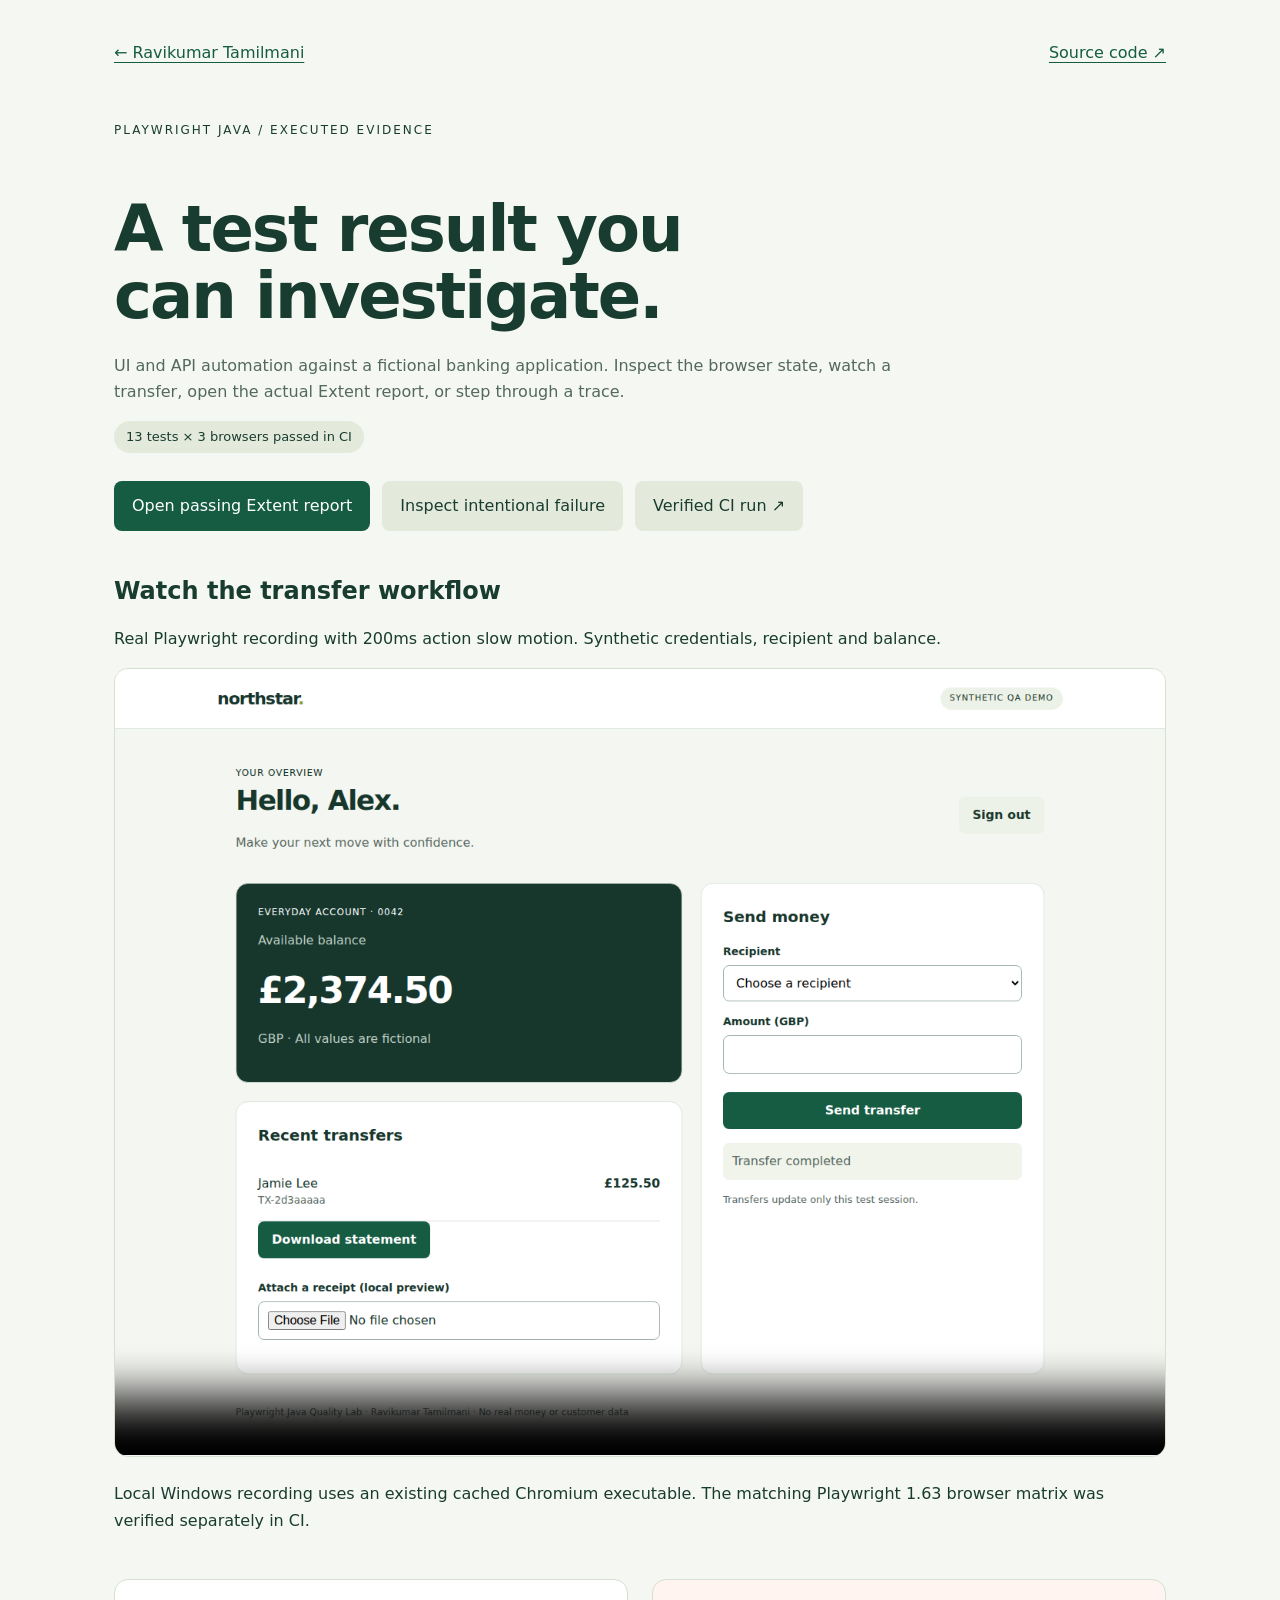
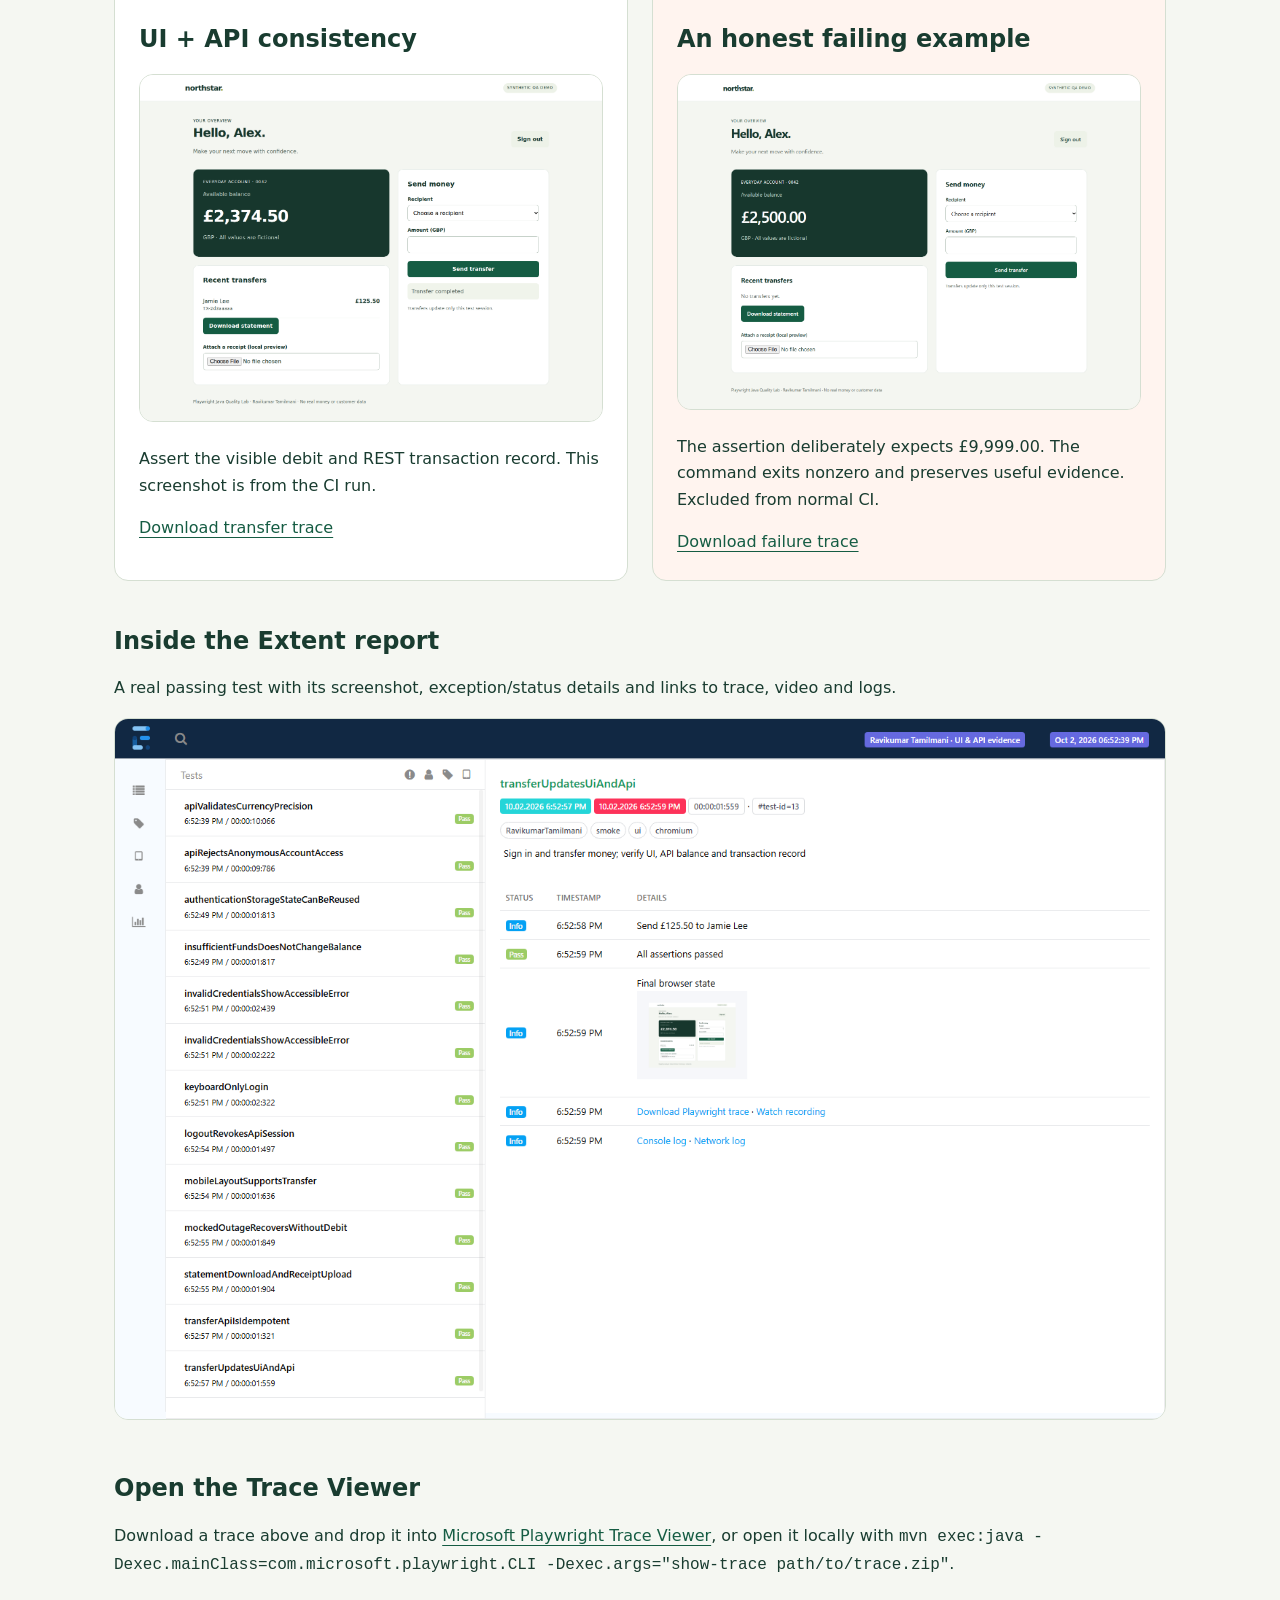
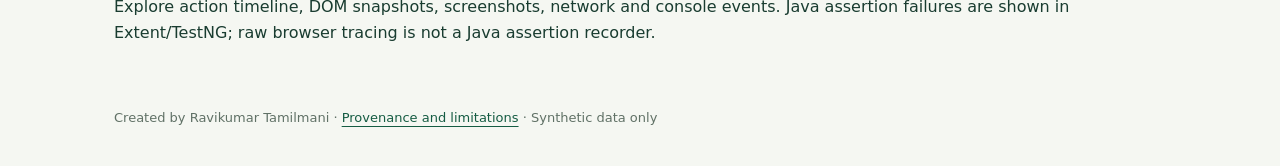
<file: quality-lab/index.html>
<!doctype html><html lang="en"><head><meta charset="utf-8"><meta name="viewport" content="width=device-width,initial-scale=1"><title>Playwright Java Quality Lab | Executed evidence</title><meta name="description" content="Inspect actual Playwright Java screenshots, video, traces and ExtentReports from Ravikumar Tamilmani's QA automation showcase."><link rel="canonical" href="https://ravitamil.github.io/quality-lab/"><style>
*{box-sizing:border-box}body{margin:0;background:#f5f7f2;color:#193c30;font:16px/1.65 system-ui,sans-serif}main{max-width:1100px;margin:auto;padding:40px 24px}nav{display:flex;justify-content:space-between;gap:20px;flex-wrap:wrap}a{color:#155c43;text-underline-offset:4px}h1{font-size:clamp(36px,6vw,64px);line-height:1.05;letter-spacing:-2px;margin:55px 0 22px}h2{line-height:1.25}.eyebrow{font-size:12px;letter-spacing:2px}.intro{max-width:780px;color:#53695e}.actions{display:flex;gap:12px;flex-wrap:wrap;margin:28px 0}.button{display:inline-block;background:#155c43;color:white;padding:12px 18px;border-radius:8px;text-decoration:none}.light{background:#e4eadb;color:#193c30}section{margin-top:45px}video,img{width:100%;border-radius:14px;border:1px solid #d5dfd2}.grid{display:grid;grid-template-columns:1fr 1fr;gap:24px}article{background:white;padding:24px;border:1px solid #d5dfd2;border-radius:14px}.pill{display:inline-block;background:#e4eadb;padding:5px 12px;border-radius:40px;font-size:13px}.failure{background:#fff4ef}code{overflow-wrap:anywhere}footer{margin:60px 0 0;color:#607166;font-size:13px}@media(max-width:700px){.grid{grid-template-columns:1fr}}
</style></head><body><main><nav><a href="/">← Ravikumar Tamilmani</a><a href="https://github.com/ravitamil/playwright-java-quality-lab">Source code ↗</a></nav><p class="eyebrow" style="margin-top:55px">PLAYWRIGHT JAVA / EXECUTED EVIDENCE</p><h1>A test result you<br>can investigate.</h1><p class="intro">UI and API automation against a fictional banking application. Inspect the browser state, watch a transfer, open the actual Extent report, or step through a trace.</p><span class="pill">13 tests × 3 browsers passed in CI</span><div class="actions"><a class="button" href="passing/extent-report.html">Open passing Extent report</a><a class="button light" href="failure/extent-report.html">Inspect intentional failure</a><a class="button light" href="https://github.com/ravitamil/playwright-java-quality-lab/actions/runs/37050303506">Verified CI run ↗</a></div>
<section><h2>Watch the transfer workflow</h2><p>Real Playwright recording with 200ms action slow motion. Synthetic credentials, recipient and balance.</p><video controls preload="metadata" poster="images/transfer.png"><source src="walkthrough/transferUpdatesUiAndApi-f9e1e147/video/page@beab204ac4e4d282a60f05a135dce6b1.webm" type="video/webm">Your browser does not support WebM. <a href="walkthrough/transferUpdatesUiAndApi-f9e1e147/video/page@beab204ac4e4d282a60f05a135dce6b1.webm">Download recording</a>.</video><p>Local Windows recording uses an existing cached Chromium executable. The matching Playwright 1.63 browser matrix was verified separately in CI.</p></section>
<section class="grid"><article><h2>UI + API consistency</h2><img src="images/transfer.png" alt="Executed transfer test showing £2,374.50 balance and £125.50 payment to Jamie Lee"><p>Assert the visible debit and REST transaction record. This screenshot is from the CI run.</p><a href="passing/transferUpdatesUiAndApi-b7e1fe44/trace.zip" download>Download transfer trace</a></article><article class="failure"><h2>An honest failing example</h2><img src="images/failure.png" alt="Failure demo shows actual balance £2,500.00, while an intentional assertion expects £9,999.00"><p>The assertion deliberately expects £9,999.00. The command exits nonzero and preserves useful evidence. Excluded from normal CI.</p><a href="failure/intentionalBalanceMismatch-3f216dcb/trace.zip" download>Download failure trace</a></article></section>
<section><h2>Inside the Extent report</h2><p>A real passing test with its screenshot, exception/status details and links to trace, video and logs.</p><img src="images/extent-report.png" alt="Actual Extent Spark report showing successful transfer test and evidence links"></section><section><h2>Open the Trace Viewer</h2><p>Download a trace above and drop it into <a href="https://trace.playwright.dev/">Microsoft Playwright Trace Viewer</a>, or open it locally with <code>mvn exec:java -Dexec.mainClass=com.microsoft.playwright.CLI -Dexec.args="show-trace path/to/trace.zip"</code>.</p><p>Explore action timeline, DOM snapshots, screenshots, network and console events. Java assertion failures are shown in Extent/TestNG; raw browser tracing is not a Java assertion recorder.</p></section><footer>Created by Ravikumar Tamilmani · <a href="https://github.com/ravitamil/playwright-java-quality-lab/blob/main/docs/evidence/README.md">Provenance and limitations</a> · Synthetic data only</footer></main></body></html>
</file>
